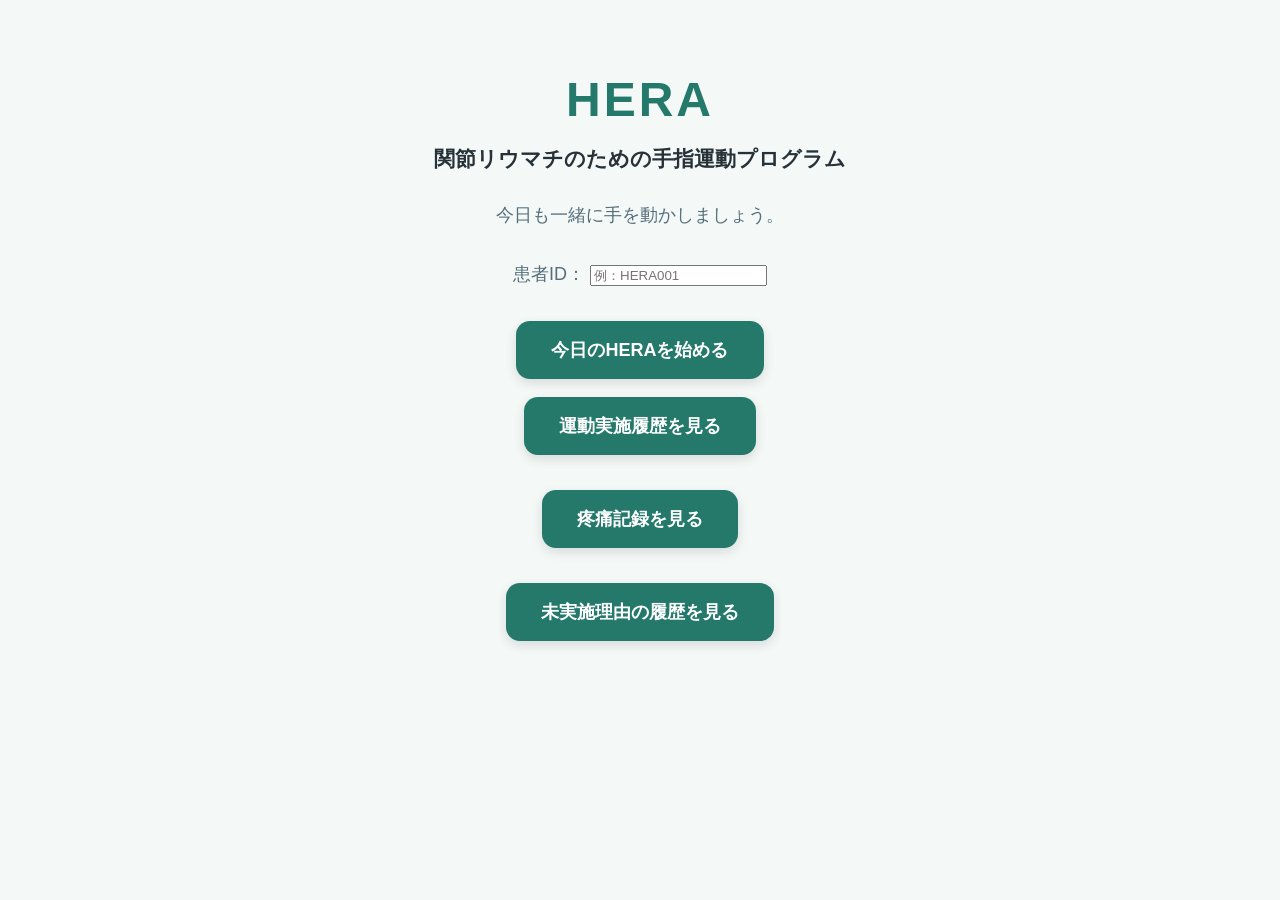
<file: index.html>
<!DOCTYPE html>
<html lang="ja">
<head>
  <meta charset="UTF-8">
  <meta name="viewport" content="width=device-width, initial-scale=1.0">
  <title>HERA</title>
  <link rel="stylesheet" href="style.css">
</head>

<body>

  <h1>HERA</h1>

  <h2>関節リウマチのための手指運動プログラム</h2>

  <p>今日も一緒に手を動かしましょう。</p>

<p>
  <label for="patientId">患者ID：</label>
 
<input type="text" id="patientId" placeholder="例：HERA001" readonly>

</p>

  
<button onclick="if (savePatientId()) location.href='exercise_10.html'">今日のHERAを始める</button>

<p>
  <button onclick="location.href='history.html'">運動実施履歴を見る</button>
</p>
<p>
  <button onclick="location.href='pain_history.html'">疼痛記録を見る</button>
</p><p><button onclick="location.href='absence_history.html'">未実施理由の履歴を見る</button></p>

<section id="absenceReasonSection"
         style="display: none; margin: 24px auto; padding: 20px;
                max-width: 480px; background: #f3f7f2;
                border-radius: 12px;">

  <h3>運動の記録について</h3>

  <p id="absenceMessage"></p>

  <p>運動の記録がなかった理由を教えてください。</p>

  <p>当てはまる項目を選択してください（複数選択可）。</p>

  <p><label><input type="checkbox" name="absenceReason" value="疼痛"> 手指の痛みがあった</label></p>
  <p><label><input type="checkbox" name="absenceReason" value="疲労"> 疲労が強かった</label></p>
  <p><label><input type="checkbox" name="absenceReason" value="体調不良"> 体調が悪かった</label></p>
  <p><label><input type="checkbox" name="absenceReason" value="時間不足"> 時間がなかった</label></p>
  <p><label><input type="checkbox" name="absenceReason" value="失念"> 運動を忘れていた</label></p>
  <p><label><input type="checkbox" name="absenceReason" value="記録忘れ"> 運動したが記録しなかった</label></p>
  <p><label><input type="checkbox" name="absenceReason" value="その他"> その他</label></p>

  <button type="button" id="saveAbsenceReasonButton">回答する</button>
  <button type="button" id="skipAbsenceReasonButton">今回は回答しない</button>

</section>
<script>

const patientIdInput = document.getElementById("patientId");
const savedPatientId = localStorage.getItem("hera_patient_id_v1");

if (savedPatientId) {
  patientIdInput.value = savedPatientId;
  patientIdInput.readOnly = false;
} else {
  patientIdInput.readOnly = false;
}


  function savePatientId() {
    const patientId = document.getElementById("patientId").value.trim();

    if (patientId === "") {
      alert("患者IDを入力してください。");
      return false;
    }
if (!/^DEMO[0-9]+$/.test(patientId)) {
  alert("デモ版です。DEMO001などのテスト用IDを入力してください。");
  return false;
}
    localStorage.setItem("hera_patient_id_v1", patientId);
    return true;
  }
  patientIdInput.addEventListener("change", () => {
  const oldId = localStorage.getItem("hera_patient_id_v1") || "";
  const newId = patientIdInput.value.trim();

  if (newId === oldId) {
    return;
  }

  const confirmed = confirm(
    `患者IDを「${newId}」に変更しますか？`
  );

  if (confirmed) {
    if (!savePatientId()) {
      patientIdInput.value = oldId;
    }
  } else {
    patientIdInput.value = oldId;
  }
});
function checkAbsenceReason() {
  const patientId = localStorage.getItem("hera_patient_id_v1");
  const section = document.getElementById("absenceReasonSection");
  const message = document.getElementById("absenceMessage");

  section.style.display = "none";

  if (!patientId) return;

  let records = [];

  try {
    records = JSON.parse(
      localStorage.getItem("hera_exercise_records_v1") || "[]"
    );
    if (!Array.isArray(records)) records = [];
  } catch (error) {
    return;
  }

  const patientRecords = records.filter(record =>
    record &&
    record.patientId === patientId &&
    typeof record.date === "string" &&
    /^\d{4}-\d{2}-\d{2}$/.test(record.date) &&
    Array.isArray(record.completed)
  );

  // 日付ごとに実施した種目をまとめる
  const exercisesByDate = {};

  patientRecords.forEach(record => {
    if (!exercisesByDate[record.date]) {
      exercisesByDate[record.date] = new Set();
    }

    record.completed.forEach(index => {
      if (Number.isInteger(index) && index >= 0 && index < 10) {
        exercisesByDate[record.date].add(index);
      }
    });
  });

  // 初回10種目完了日を探す
  const completedDates = Object.keys(exercisesByDate)
    .filter(date => exercisesByDate[date].size === 10)
    .sort();

  if (completedDates.length === 0) return;

  const startDate = completedDates[0];

  const toDayNumber = dateString => {
    const [year, month, day] = dateString.split("-").map(Number);
    return Math.floor(Date.UTC(year, month - 1, day) / 86400000);
  };

  const startDay = toDayNumber(startDate);

  const today = new Date();
  const todayDay = Math.floor(
    Date.UTC(
      today.getFullYear(),
      today.getMonth(),
      today.getDate()
    ) / 86400000
  );

  // 評価期間は開始日から28日間
  const elapsedDays = todayDay - startDay;

  if (elapsedDays < 2 || elapsedDays >= 28) return;

  // 昨日から遡って連続未記録日数を数える
  let absentDays = 0;

  for (let day = todayDay - 1; day > startDay; day--) {
    const date = new Date(day * 86400000);
    const dateKey = date.toISOString().slice(0, 10);

    if (
      exercisesByDate[dateKey] &&
      exercisesByDate[dateKey].size > 0
    ) {
      break;
    }

    absentDays++;
  }
// 同じ未記録期間に回答済みか確認する
const absenceReasonKey = "hera_absence_reasons_v1";

let savedReasons = [];

try {
  savedReasons = JSON.parse(
    localStorage.getItem(absenceReasonKey) || "[]"
  );

  if (!Array.isArray(savedReasons)) {
    savedReasons = [];
  }
} catch (error) {
  savedReasons = [];
}

// 未記録期間の終了日は昨日
const yesterday = new Date((todayDay - 1) * 86400000)
  .toISOString()
  .slice(0, 10);

// 現在の未記録期間について回答済みか確認
const currentAbsenceStartDate = new Date(
  (todayDay - absentDays) * 86400000
).toISOString().slice(0, 10);

const alreadyAnswered = savedReasons.some(record =>
  record &&
  record.patientId === patientId &&
  record.absenceStartDate === currentAbsenceStartDate
);

if (alreadyAnswered) {
  return;
}
 if (absentDays >= 2) {

  // 未記録期間の開始日と終了日を計算
  const absenceStartDay = todayDay - absentDays;
  const absenceEndDay = todayDay - 1;

  const toDateString = dayNumber => {
    return new Date(dayNumber * 86400000)
      .toISOString()
      .slice(0, 10);
  };

  const absenceStartDate = toDateString(absenceStartDay);
  const absenceEndDate = toDateString(absenceEndDay);

  // 保存処理で利用できるようにする
  section.dataset.absenceStartDate = absenceStartDate;
  section.dataset.absenceEndDate = absenceEndDate;
  section.dataset.absentDays = String(absentDays);

  message.textContent =
    `${absenceStartDate}〜${absenceEndDate}の` +
    `${absentDays}日間、運動の記録がありませんでした。`;

  section.style.display = "block";
}
}
const ABSENCE_REASON_KEY = "hera_absence_reasons_v1";

document.getElementById("saveAbsenceReasonButton")
  .addEventListener("click", () => {

    const patientId = localStorage.getItem("hera_patient_id_v1");

    const selectedReasons = [
      ...document.querySelectorAll(
        'input[name="absenceReason"]:checked'
      )
    ].map(input => input.value);

    if (!patientId) {
      alert("患者IDが設定されていません。");
      return;
    }

    if (selectedReasons.length === 0) {
      alert("理由を1つ以上選択してください。");
      return;
    }

    let records = [];

    try {
      records = JSON.parse(
        localStorage.getItem(ABSENCE_REASON_KEY) || "[]"
      );

      if (!Array.isArray(records)) records = [];
    } catch (error) {
      alert("保存済みの理由を読み込めませんでした。");
      return;
    }

    const now = new Date();

    const answerDate =
      `${now.getFullYear()}-` +
      `${String(now.getMonth() + 1).padStart(2, "0")}-` +
      `${String(now.getDate()).padStart(2, "0")}`;

    const section = document.getElementById("absenceReasonSection");

const absenceStartDate = section.dataset.absenceStartDate;
const absenceEndDate = section.dataset.absenceEndDate;
const absentDays = Number(section.dataset.absentDays);

// 未記録期間が取得できているか確認
if (
  !absenceStartDate ||
  !absenceEndDate ||
  !Number.isInteger(absentDays) ||
  absentDays < 2
) {
  alert("未記録期間を確認できませんでした。");
  return;
}

records.push({
  patientId: patientId,
  absenceStartDate: absenceStartDate,
  absenceEndDate: absenceEndDate,
  absentDays: absentDays,
  answerDate: answerDate,
  reasons: selectedReasons
});

    try {
      localStorage.setItem(
        ABSENCE_REASON_KEY,
        JSON.stringify(records)
      );
    } catch (error) {
      alert("回答を保存できませんでした。");
      return;
    }

    alert("回答を保存しました。");

    document.getElementById(
      "absenceReasonSection"
    ).style.display = "none";
  });
  // 「今回は回答しない」ボタン
document.getElementById("skipAbsenceReasonButton")
  .addEventListener("click", () => {

    const patientId = localStorage.getItem("hera_patient_id_v1");
    const section = document.getElementById("absenceReasonSection");

    const absenceStartDate = section.dataset.absenceStartDate;
    const absenceEndDate = section.dataset.absenceEndDate;
    const absentDays = Number(section.dataset.absentDays);

    if (!patientId || !absenceStartDate || !absenceEndDate ||
        !Number.isInteger(absentDays) || absentDays < 2) {
      alert("未記録期間を確認できませんでした。");
      return;
    }

    const key = "hera_absence_reasons_v1";

    let records = [];

    try {
      records = JSON.parse(localStorage.getItem(key) || "[]");

      if (!Array.isArray(records)) {
        throw new Error("保存形式が不正です");
      }
    } catch (error) {
      alert("保存済みのデータを読み込めませんでした。");
      return;
    }

    const now = new Date();

    const answerDate =
      `${now.getFullYear()}-` +
      `${String(now.getMonth() + 1).padStart(2, "0")}-` +
      `${String(now.getDate()).padStart(2, "0")}`;

    records.push({
      patientId: patientId,
      absenceStartDate: absenceStartDate,
      absenceEndDate: absenceEndDate,
      absentDays: absentDays,
      answerDate: answerDate,
      reasons: [],
      skipped: true
    });

    try {
      localStorage.setItem(key, JSON.stringify(records));
    } catch (error) {
      alert("回答の見送りを保存できませんでした。");
      return;
    }

    section.style.display = "none";

  });
checkAbsenceReason();

</script>

</body>
</html>
</file>
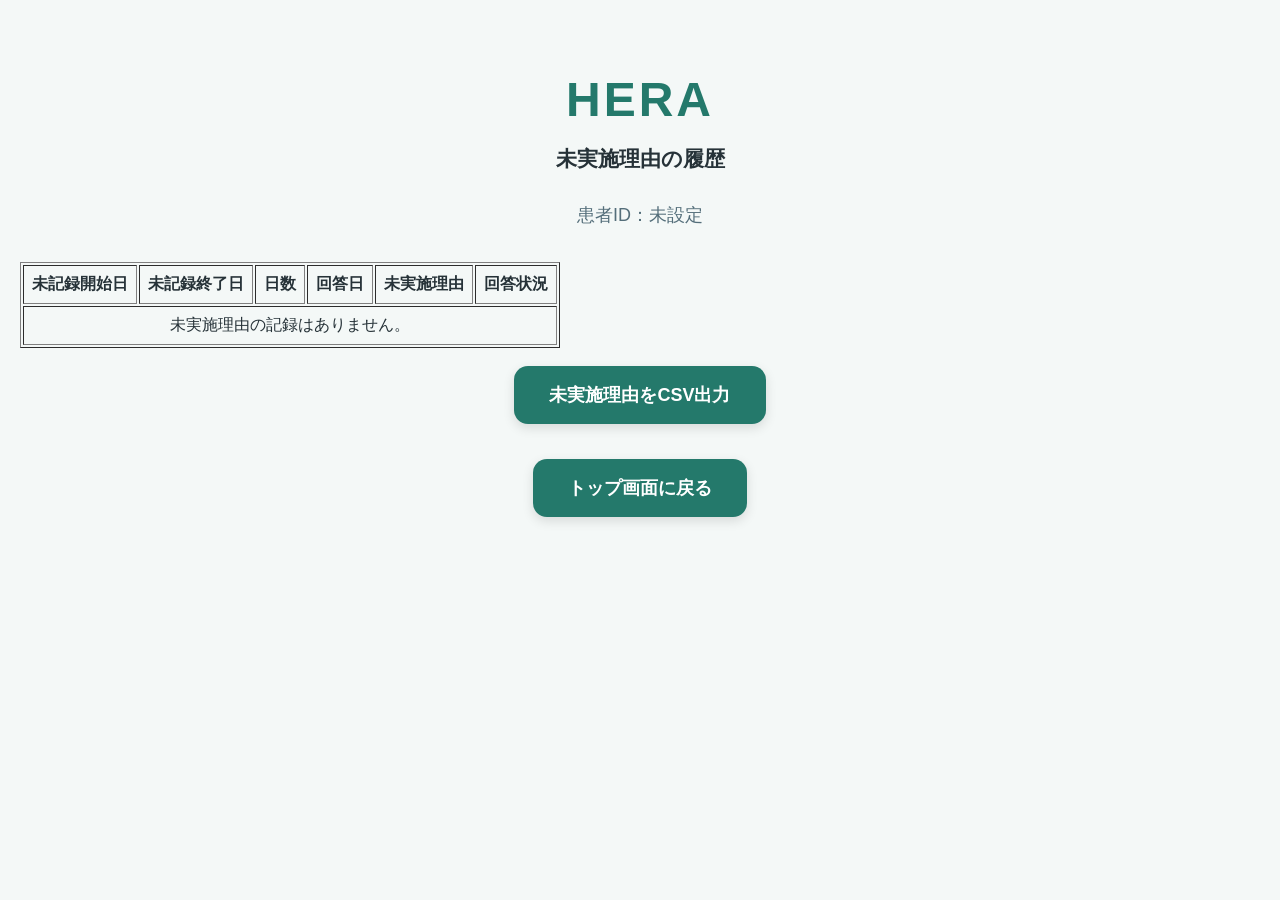
<file: absence_history.html>
<!DOCTYPE html>
<html lang="ja">
<head>
  <meta charset="UTF-8">
  <meta name="viewport" content="width=device-width, initial-scale=1.0">
  <title>HERA 未実施理由の履歴</title>
  <link rel="stylesheet" href="style.css">
</head>
<body>

  <h1>HERA</h1>
  <h2>未実施理由の履歴</h2>

  <p id="patientInfo"></p>

  <table border="1" cellpadding="8">
    <thead>
      <tr>
        <th>未記録開始日</th>
        <th>未記録終了日</th>
        <th>日数</th>
        <th>回答日</th>
        <th>未実施理由</th>
        <th>回答状況</th>
      </tr>
    </thead>
    <tbody id="absenceHistoryBody"></tbody>
  </table>
<p><button type="button" id="exportAbsenceCsvButton">未実施理由をCSV出力</button></p>
  <p><button onclick="location.href='index.html'">トップ画面に戻る</button></p>

  <script>
    const patientId = localStorage.getItem("hera_patient_id_v1");

    document.getElementById("patientInfo").textContent =
      "患者ID：" + (patientId || "未設定");

    let records = [];

    try {
      records = JSON.parse(
        localStorage.getItem("hera_absence_reasons_v1") || "[]"
      );

      if (!Array.isArray(records)) records = [];
    } catch (error) {
      records = [];
    }

    const patientRecords = records.filter(record =>
      record && record.patientId === patientId
    );
// 未実施理由のCSV出力
document.getElementById("exportAbsenceCsvButton")
  .addEventListener("click", () => {

    if (!patientId) {
      alert("患者IDが設定されていません。");
      return;
    }

    if (patientRecords.length === 0) {
      alert("出力する未実施理由の記録がありません。");
      return;
    }

    const headers = [
      "患者ID",
      "未記録開始日",
      "未記録終了日",
      "未記録日数",
      "回答日",
      "未実施理由",
      "回答状況"
    ];

    // CSV内のカンマや改行に対応
    const csvEscape = value => {
      const text = String(value ?? "");
      return '"' + text.replace(/"/g, '""') + '"';
    };

    const rows = patientRecords.map(record => [
      record.patientId,
      record.absenceStartDate || "",
      record.absenceEndDate || "",
      record.absentDays ?? "",
      record.answerDate || "",
      Array.isArray(record.reasons)
        ? record.reasons.join("、")
        : "",
      record.skipped === true ? "回答見送り" : "回答済み"
    ]);

    const csv = [headers, ...rows]
      .map(row => row.map(csvEscape).join(","))
      .join("\r\n");

    // Excelで日本語が文字化けしにくいUTF-8形式
    const blob = new Blob(
      ["\uFEFF" + csv],
      { type: "text/csv;charset=utf-8;" }
    );

    const url = URL.createObjectURL(blob);
    const link = document.createElement("a");

    link.href = url;
    link.download = `HERA_未実施理由_${patientId}.csv`;

    document.body.appendChild(link);
    link.click();
    link.remove();

    setTimeout(() => URL.revokeObjectURL(url), 1000);
  });
    const tbody = document.getElementById("absenceHistoryBody");

    if (patientRecords.length === 0) {
      const row = tbody.insertRow();
      const cell = row.insertCell();
      cell.colSpan = 6;
      cell.textContent = "未実施理由の記録はありません。";
    } else {
      patientRecords.forEach(record => {
        const row = tbody.insertRow();

        const values = [
          record.absenceStartDate || "—",
          record.absenceEndDate || "—",
          record.absentDays ?? "—",
          record.answerDate || "—",
          Array.isArray(record.reasons)
            ? record.reasons.join("、") || "—"
            : "—",
          record.skipped === true ? "回答見送り" : "回答済み"
        ];

        values.forEach(value => {
          const cell = row.insertCell();
          cell.textContent = String(value);
        });
      });
    }
  </script>

</body>
</html>
</file>
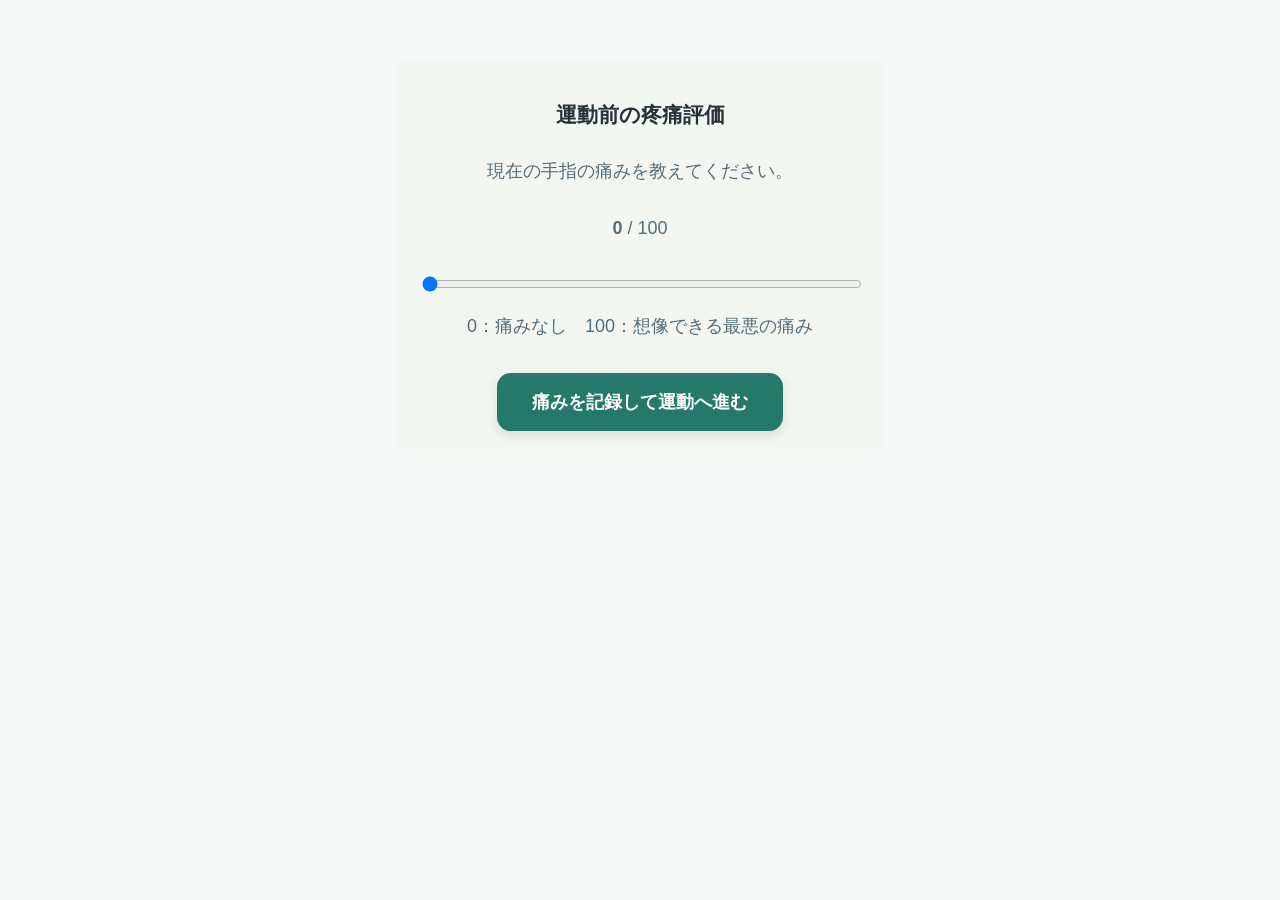
<file: exercise_10.html>
<!DOCTYPE html>
<html lang="ja">
<head>
  <meta charset="UTF-8">
  <meta name="viewport" content="width=device-width, initial-scale=1.0">
  <title>今日のHERA | 10種目</title>
  <link rel="stylesheet" href="style.css">
  <style>
    .hera-wrap {max-width: 520px; margin: 20px auto; padding: 0 16px 36px; text-align: center;}
    .hera-progress {font-weight: bold; color: #477b30;}
    .hera-video {width: 100%; max-width: 420px; border-radius: 12px; background: #f3f5f1;}
    .hera-placeholder {max-width: 420px; margin: 14px auto; padding: 65px 12px; border-radius: 12px; background: #f3f5f1; color: #566452;}
    .hera-description {
  line-height: 1.8;
  white-space: pre-line;
  text-align: left;
}
    .hera-controls {margin-top: 18px;}
    .hera-controls button {margin: 6px; padding: 12px 22px; cursor: pointer;}
    .hera-note {font-size: .9rem; color: #555;}

#completeMessage {
  text-align: left;
  line-height: 1.8;
}

.hera-hidden {display: none !important;}
  </style>
</head>
<body>
  <main class="hera-wrap">

    <div id="prePainScreen" style="background: #f3f7f2; padding: 24px; border-radius: 12px; margin-bottom: 20px;">
      <h2>運動前の疼痛評価</h2>
      <p>現在の手指の痛みを教えてください。</p>

      <p><strong id="prePainValue">0</strong> / 100</p>

      <input
        type="range"
        id="prePainSlider"
        min="0"
        max="100"
        value="0"
        style="width: 100%;"
      >

      <p>0：痛みなし　100：想像できる最悪の痛み</p>

      <button id="prePainButton" type="button">
        痛みを記録して運動へ進む
      </button>
    </div>

    
    <div id="exerciseScreen" class="hera-hidden">
      <p id="progress" class="hera-progress">今日のHERA 1 / 10</p>

    <div id="exerciseHeader">
  <h2 id="category">可動域訓練 1 / 5</h2>
  <h1 id="exerciseName">拳曲げ運動</h1>
</div>

    <video id="exerciseVideo" class="hera-video hera-hidden" playsinline loop preload="auto"></video>
    <div id="videoPlaceholder" class="hera-placeholder">動画準備中</div>

    <div id="exerciseDetails">
  <p id="description" class="hera-description"></p>
  <h2 id="repetitions">10回</h2>
  <p class="hera-note">痛みのない範囲で、無理せず実施してください。</p>
</div>

    <div id="exerciseControls" class="hera-controls">
      <button id="startButton" type="button">運動を開始</button>
      <div id="completeArea" class="hera-hidden">
        <p>運動が終わったら、下のボタンを押してください。</p>
       <button id="completeButton" type="button">この運動を終了しました</button>
      </div>
      <div id="nextArea" class="hera-hidden">
        <h2>お疲れさまでした！</h2>
        <p id="completeMessage"></p>
        <button id="nextButton" type="button">次の運動へ →</button>
      </div>
    </div>

<div id="postPainScreen" class="hera-hidden" style="background: #f3f7f2; padding: 24px; border-radius: 12px; margin-bottom: 20px;">
  <h2>運動後の疼痛評価</h2>
  <p>運動終了後の手指の痛みを教えてください。</p>

  <p><strong id="postPainValue">0</strong> / 100</p>

  <input
    type="range"
    id="postPainSlider"
    min="0"
    max="100"
    value="0"
    style="width: 100%;"
  >

  <p>0：痛みなし　100：想像できる最悪の痛み</p>

  <button id="postPainButton" type="button">
    痛みを記録して結果へ進む
  </button>
</div>

    <div id="allDone" class="hera-hidden">
      <h1>本日のHERA完了！</h1>
      <p>10種目すべて終了しました。お疲れさまでした！</p>

<div id="painComparison" style="background: #f3f7f2; padding: 20px; border-radius: 12px; margin: 20px 0;">
  <h2>運動前後の疼痛評価</h2>
  <p>運動前：<strong id="resultPrePain">--</strong> / 100</p>
  <p>運動後：<strong id="resultPostPain">--</strong> / 100</p>
  <p>疼痛スコアの変化：<strong id="resultPainChange">--</strong> ポイント</p>
</div>

      <button id="restartButton" type="button">最初からやり直す</button>
    <p><a href="history.html">運動実施履歴を見る</a></p>
<p><a href="pain_history.html">疼痛記録を見る</a></p>

<p><a href="index.html">トップ画面に戻る</a></p>
    </div>
  </div>
</main>

  <script>
    // 動画を追加するときは、同じフォルダにmp4を置き、video欄にファイル名を指定します。
    // 説明文は仮案です。研究プロトコルの正式な指示に合わせて確認・修正してください。
    
const exercises = [
  {
    name: "拳曲げ運動",
    group: "可動域訓練",
    video: "exercise01.mp4",
    repetitions: "各動作5秒保持 × 10回",
    description: "① 第1・2関節を曲げ、拳の関節を伸ばします。\n② 次に拳の関節を曲げ、第1・2関節を前方に伸ばします。"
  },
  {
    name: "指曲げ運動",
    group: "可動域訓練",
    video: "exercise02.mp4",
    repetitions: "指定動作5秒保持 × 10回",
    description: "① 拳の関節を伸ばした状態で、第1・2関節を曲げます。\n② 開始姿勢に戻します。\n③ 拳の関節と第2関節を曲げ、第1関節を伸ばします。\n④ 開始姿勢に戻します。\n⑤ 拳の関節と第1・2関節を曲げ、握り拳を作ります。\n①③⑤の姿勢をそれぞれ5秒間保持します。"
  },
  {
    name: "指歩き運動",
    group: "可動域訓練",
    video: "指歩き運動_圧縮.mp4",
    repetitions: "各指10回",
    description: "指を閉じてテーブルに置きます。\n親指、人差し指、中指、薬指、小指の順に、指を伸ばしながら内側に動かします。\nすべての指を動かしたら開始姿勢に戻します。"
  },
  {
    name: "手首回し運動",
    group: "可動域訓練",
    video: "手首回し運動_圧縮.mp4",
    repetitions: "10回",
    description: "手首を時計回りと反時計回りに動かします。"
  },
  {
    name: "指開き運動",
    group: "可動域訓練",
    video: "指開き運動_圧縮.mp4",
    repetitions: "5秒保持 × 10回",
    description: "指を閉じた状態から、すべての指を外側に大きく開きます。\n開いた状態を5秒間保持します。"
  },
  {
    name: "タオル握り運動",
    group: "筋力強化訓練",
    video: "タオル握り運動_圧縮.mp4",
    repetitions: "3秒保持 × 10回",
    description: "タオルを筒状に丸め、両手で握ります。\n7割程度の力で握り、3秒間保持します。"
  },
  {
    name: "タオル摘み運動",
    group: "筋力強化訓練",
    video: "タオル摘み運動_圧縮.mp4",
    repetitions: "各指10回",
    description: "タオルを筒状に丸めます。\n人差し指、中指、薬指、小指の順にタオルを摘みます。\n7割程度の力で実施します。"
  },
  {
    name: "タオル捻り運動",
    group: "筋力強化訓練",
    video: "タオル絞り運動_圧縮.mp4",
    repetitions: "3秒保持 × 10回",
    description: "タオルを筒状に丸め、両手で順手に持ちます。\n① 右手首を曲げ、左手首を反らして捻ります。\n② 反対方向にも捻ります。\n7割程度の力で実施します。"
  },
  {
    name: "タオル手関節屈伸運動",
    group: "筋力強化訓練",
    video: "手首屈伸運動_圧縮.mp4",
    repetitions: "各方向3秒保持 × 10回",
    description: "タオルを縦長に畳んで半分に折ります。\n① 手首を曲げる運動：タオルを内側から持ち、手首を曲げます。\n② 手首を反らす運動：タオルを外側から持ち、手首を反らします。\n反対の手でタオルの下側を持ち、7割程度の力で左右とも実施します。"
  },
  {
    name: "タオル指挟み運動",
    group: "筋力強化訓練",
   video: "タオル挟み運動_圧縮.mp4",
    repetitions: "各指間10回",
    description: "タオルを4つ折りにします。\n① 人差し指と中指\n② 中指と薬指\n③ 薬指と小指\nそれぞれの指の間にタオルを挟み、7割程度の力で実施します。"
  }
];

    let currentIndex = 0;

const RECORD_KEY = "hera_exercise_records_v1";

function saveExerciseRecord(exerciseIndex) {
const patientId = localStorage.getItem("hera_patient_id_v1");
  const today = new Date();
  const date = [
    today.getFullYear(),
    String(today.getMonth() + 1).padStart(2, "0"),
    String(today.getDate()).padStart(2, "0")
  ].join("-");

  let records = [];

  try {
    records = JSON.parse(localStorage.getItem(RECORD_KEY) || "[]");
    if (!Array.isArray(records)) records = [];
  } catch (error) {
    records = [];
  }

  
let record = records.find(item => item.date === date && item.patientId === patientId);


  if (!record) {
    
record = { patientId, date, completed: [] };
    records.push(record);
  }

  if (!record.completed.includes(exerciseIndex)) {
    record.completed.push(exerciseIndex);
    record.completed.sort((a, b) => a - b);
  }

  try {
    localStorage.setItem(RECORD_KEY, JSON.stringify(records));
  } catch (error) {
    alert("運動記録を保存できませんでした。");
  }
}
    const $ = id => document.getElementById(id);
    const show = (id, visible) => $(id).classList.toggle("hera-hidden", !visible);

    function renderExercise() {
      
const ex = exercises[currentIndex];

const video = $("exerciseVideo");
video.pause();
      $("progress").textContent = `今日のHERA ${currentIndex + 1} / ${exercises.length}`;
      $("category").textContent = `${ex.group} ${currentIndex < 5 ? currentIndex + 1 : currentIndex - 4} / 5`;
      $("exerciseName").textContent = ex.name;
      $("description").textContent = ex.description;
      $("repetitions").textContent = ex.repetitions;
      if (ex.video) {
        video.src = ex.video;
        video.load();
        show("exerciseVideo", true);
        show("videoPlaceholder", false);
      } else {
        show("exerciseVideo", false);
        show("videoPlaceholder", true);
      }
      show("startButton", true);
      show("completeArea", false);
      show("nextArea", false);
      show("exerciseControls", true);
      show("allDone", false);
      show("exerciseHeader", true);
show("exerciseDetails", true);
    }

    $("startButton").addEventListener("click", () => {
      const video = $("exerciseVideo");
      
if (exercises[currentIndex].video) {
  video.play().catch((error) => {
    console.error("動画再生エラー:", error);
    $("videoPlaceholder").textContent =
      "動画を再生できません。ファイル名と形式をご確認ください。";
    show("videoPlaceholder", true);
  });
}
      show("startButton", false);
      show("completeArea", true);
    });

    $("completeButton").addEventListener("click", () => {
      saveExerciseRecord(currentIndex);
            const video = $("exerciseVideo");
      video.pause();
      if (video.readyState > 0) video.currentTime = 0;
      $("completeMessage").textContent = `${exercises[currentIndex].name}が終了しました。` + (currentIndex === 4 ? " 可動域訓練は完了です。次は筋力強化訓練です。" : "");
      $("nextButton").textContent = currentIndex === 9 ? "本日の結果へ →" : "次の運動へ →";
      show("completeArea", false);
      show("nextArea", true);
    });

    $("nextButton").addEventListener("click", () => {
      if (currentIndex === exercises.length - 1) {
       show("exerciseControls", false);
show("exerciseHeader", false);
show("exerciseDetails", false);
show("exerciseVideo", false);
show("videoPlaceholder", false);

show("postPainScreen", true);
show("allDone", false);

        $("progress").textContent = "今日のHERA 10 / 10 完了";
      } else {
        currentIndex++;
        renderExercise();
      }
    });

    $("restartButton").addEventListener("click", () => {
      currentIndex = 0;
      renderExercise();
    });

 
    const prePainSlider = document.getElementById("prePainSlider");

const prePainButton = document.getElementById("prePainButton");

prePainButton.addEventListener("click", () => {
  const painScore = Number(prePainSlider.value);

  const today = new Date();
  const date = [
    today.getFullYear(),
    String(today.getMonth() + 1).padStart(2, "0"),
    String(today.getDate()).padStart(2, "0")
  ].join("-");

  
const painRecord = {
  patientId: localStorage.getItem("hera_patient_id_v1"),
  date: date,
  prePain: painScore,
  recordedAt: today.toISOString()
};

  try {
    localStorage.setItem(
      "hera_pre_pain_v1",
      JSON.stringify(painRecord)
    );

const PAIN_HISTORY_KEY = "hera_pain_history_v1";

const painHistory = JSON.parse(
  localStorage.getItem(PAIN_HISTORY_KEY) || "[]"
);


const existingRecord = painHistory.find(
  item => item.date === date &&
          item.patientId === painRecord.patientId
);

if (existingRecord) {
  existingRecord.prePain = painScore;
} else {
  
painHistory.push({
  patientId: painRecord.patientId,
  date: date,
  prePain: painScore,
  postPain: null
});
}

localStorage.setItem(
  PAIN_HISTORY_KEY,
  JSON.stringify(painHistory)
);

    alert("運動前の疼痛を記録しました。");

show("prePainScreen", false);
show("exerciseScreen", true);
  } catch (error) {
    alert("疼痛記録を保存できませんでした。");
  }
});

    const prePainValue = document.getElementById("prePainValue");

    prePainSlider.addEventListener("input", () => {
      prePainValue.textContent = prePainSlider.value;
    });

document.getElementById("postPainButton").addEventListener("click", () => {
  const painScore = Number(document.getElementById("postPainSlider").value);

  const today = new Date();
  const date = [
    today.getFullYear(),
    String(today.getMonth() + 1).padStart(2, "0"),
    String(today.getDate()).padStart(2, "0")
  ].join("-");

  const painRecord = {
    date: date,
    postPain: painScore,
    recordedAt: today.toISOString()
  };

  try {
    localStorage.setItem("hera_post_pain_v1", JSON.stringify(painRecord));

const PAIN_HISTORY_KEY = "hera_pain_history_v1";

const painHistory = JSON.parse(
  localStorage.getItem(PAIN_HISTORY_KEY) || "[]"
);

const patientId = localStorage.getItem("hera_patient_id_v1");

const existingRecord = painHistory.find(
  item => item.date === date &&
          item.patientId === patientId
);

if (existingRecord) {
  existingRecord.postPain = painScore;
} else {
  
painHistory.push({
  patientId: patientId,
  date: date,
  prePain: null,
  postPain: painScore
});
}

localStorage.setItem(
  PAIN_HISTORY_KEY,
  JSON.stringify(painHistory)
);

    alert("運動後の疼痛を記録しました。");

show("postPainScreen", false);
showPainComparison();
show("allDone", true);

  } catch (error) {
    alert("運動後の疼痛記録を保存できませんでした。");
  }
});

function showPainComparison() {
  const pre = JSON.parse(localStorage.getItem("hera_pre_pain_v1") || "null");
  const post = JSON.parse(localStorage.getItem("hera_post_pain_v1") || "null");

  if (!pre || !post || pre.date !== post.date) {
    $("resultPrePain").textContent = "--";
    $("resultPostPain").textContent = "--";
    $("resultPainChange").textContent = "--";
    return;
  }

  $("resultPrePain").textContent = pre.prePain;
  $("resultPostPain").textContent = post.postPain;

  const change = post.postPain - pre.prePain;
  $("resultPainChange").textContent = change > 0 ? `+${change}` : change;
}

const postPainSlider = document.getElementById("postPainSlider");
const postPainValue = document.getElementById("postPainValue");

postPainSlider.addEventListener("input", () => {
  postPainValue.textContent = postPainSlider.value;
});

    renderExercise();
  </script>
</body>
</html>
</file>
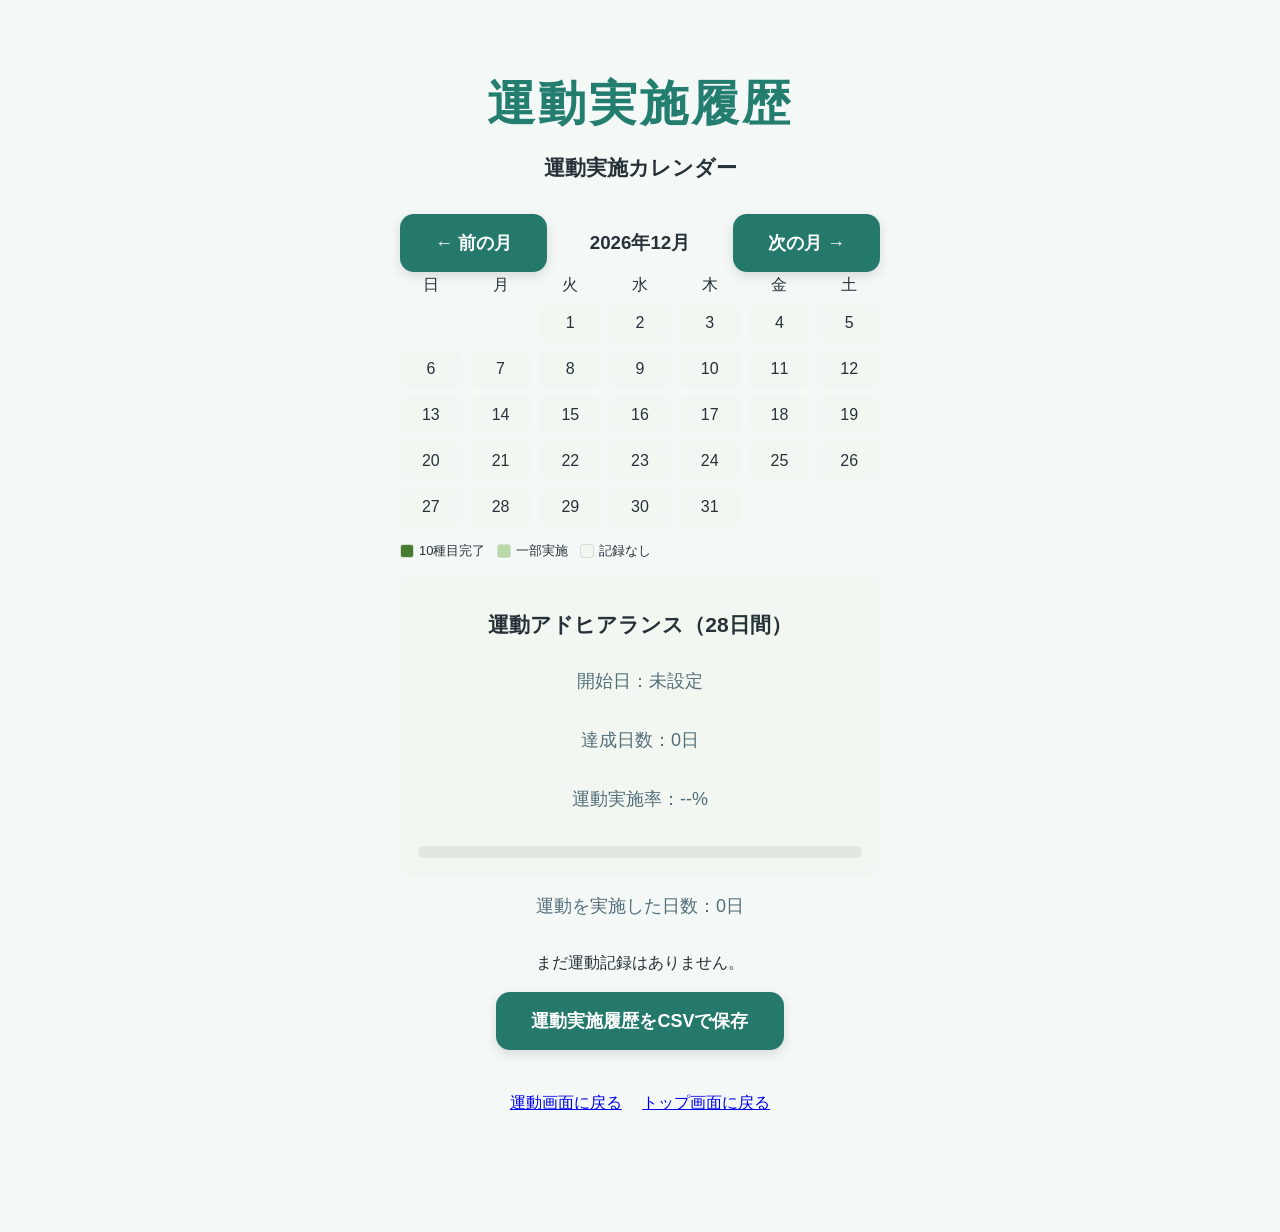
<file: history.html>
<!DOCTYPE html>
<html lang="ja">
<head>
  <meta charset="UTF-8">
  <meta name="viewport" content="width=device-width, initial-scale=1.0">
  <title>運動実施履歴 | HERA</title>
  <link rel="stylesheet" href="style.css">
  <style>
    .history-wrap {
      max-width: 520px;
      margin: 30px auto;
      padding: 0 20px 40px;
    }
    h1 { text-align: center; color: #247e70; }
    .history-card {
      background: #f3f7f2;
      border-radius: 12px;
      padding: 18px;
      margin: 16px 0;
    }
    .history-bar {
      height: 12px;
      background: #e1e7df;
      border-radius: 8px;
      overflow: hidden;
      margin-top: 10px;
    }
    .history-fill {
      height: 100%;
      background: #477b30;
    }
    .history-links {
      text-align: center;
      margin-top: 30px;
    }
    .history-links a {
      display: inline-block;
      margin: 8px;
    }
  </style>
</head>
<body>
  <main class="history-wrap">
    <h1>運動実施履歴</h1>

<section id="calendarSection">
  <h2>運動実施カレンダー</h2>
  <div id="calendar"></div>

<div id="dayDetails" style="display: none; background: #f3f7f2; padding: 18px; border-radius: 12px; margin-top: 20px;"></div>

</section>
<section class="history-card" id="adherenceSection">
  <h2>運動アドヒアランス（28日間）</h2>
  <p id="adherenceStartDate">開始日：未設定</p>
  <p id="adherenceDays">達成日数：0日</p>
  <p id="adherenceRate">運動実施率：--%</p>

  <div class="history-bar">
    <div class="history-fill" id="adherenceBar"
         style="width: 0%;"></div>
  </div>
</section>
    <p id="historySummary"></p>
    <div id="historyList"></div>

<p><button id="downloadHistoryCsvButton" type="button">運動実施履歴をCSVで保存</button></p>

    <div class="history-links">
      <a href="exercise_10.html">運動画面に戻る</a>
      <a href="index.html">トップ画面に戻る</a>
    </div>
  </main>

  <script>
    const RECORD_KEY = "hera_exercise_records_v1";

const exerciseNames = [
  "拳曲げ",
  "指曲げ",
  "指歩き",
  "手首回し",
  "指開き",
  "タオル握り",
  "タオル摘み",
  "タオル捻り",
  "タオル手関節屈伸",
  "タオル指挟み"
];

const downloadHistoryCsvButton = document.getElementById("downloadHistoryCsvButton");

downloadHistoryCsvButton.addEventListener("click", () => {
  let records = [];

  try {
    records = JSON.parse(
      localStorage.getItem(RECORD_KEY) || "[]"
    );

    if (!Array.isArray(records)) {
      records = [];
    }
  } catch (error) {
    alert("運動実施履歴を読み込めませんでした。");
    return;
  }


const patientId = localStorage.getItem("hera_patient_id_v1");

const validRecords = records.filter(record =>
  record &&
  record.patientId === patientId &&
  typeof record.date === "string" &&
  Array.isArray(record.completed)
);


if (validRecords.length === 0) {
  alert("保存する運動実施履歴がありません。");
  return;
}


const rows = [
  ["患者ID", "実施日", ...exerciseNames, "完了種目数", "完了種目名"],
  ...validRecords.map(record => [
    record.patientId,
    record.date,
    ...exerciseNames.map((_, i) =>
      record.completed.some(n => Number(n) === i) ? 1 : 0
    ),
    record.completed.length,
    record.completed.map(n => exerciseNames[Number(n)] ?? String(n)).join("・")
  ])
];

const csv = rows.map(row => row.join(",")).join("\r\n");

const blob = new Blob(["\uFEFF" + csv], {
  type: "text/csv;charset=utf-8;"
});

const url = URL.createObjectURL(blob);
const link = document.createElement("a");

link.href = url;
link.download = "HERA_運動実施履歴.csv";

document.body.appendChild(link);
link.click();
document.body.removeChild(link);

setTimeout(() => URL.revokeObjectURL(url), 1000);

});

    function renderHistory() {
      const summary = document.getElementById("historySummary");
      const list = document.getElementById("historyList");

      let records = [];

      try {
        records = JSON.parse(
          localStorage.getItem(RECORD_KEY) || "[]"
        );
        if (!Array.isArray(records)) records = [];
      } catch (error) {
        records = [];
      }

      
const patientId = localStorage.getItem("hera_patient_id_v1");

const validRecords = records.filter(
  record => record &&
    record.patientId === patientId &&
    typeof record.date === "string" &&
    Array.isArray(record.completed)
);

      validRecords.sort((a, b) =>
        b.date.localeCompare(a.date)
      );

const uniqueDates = new Set(validRecords.map(record => record.date));

summary.textContent =
  `運動を実施した日数：${uniqueDates.size}日`;

      list.replaceChildren();

      if (validRecords.length === 0) {
        list.textContent = "まだ運動記録はありません。";
        return;
      }

      validRecords.forEach(record => {
        const count = new Set(
          record.completed.filter(
            index => Number.isInteger(index) &&
              index >= 0 && index < 10
          )
        ).size;

        const card = document.createElement("div");
        card.className = "history-card";

        const label = document.createElement("p");
        label.textContent =
          `${record.date}　${count} / 10 種目`;

        const bar = document.createElement("div");
        bar.className = "history-bar";

        const fill = document.createElement("div");
        fill.className = "history-fill";
        fill.style.width = `${count * 10}%`;

        bar.appendChild(fill);
        card.appendChild(label);
        card.appendChild(bar);
        list.appendChild(card);
      });
    }

let displayedDate = new Date();
displayedDate.setDate(1);

    function renderCalendar() {
      const calendar = document.getElementById("calendar");
      const today = displayedDate;
      const year = today.getFullYear();
      const month = today.getMonth();

      const firstDay = new Date(year, month, 1).getDay();
      const lastDate = new Date(year, month + 1, 0).getDate();

      let records = [];

      try {
        records = JSON.parse(
          localStorage.getItem(RECORD_KEY) || "[]"
        );
        if (!Array.isArray(records)) records = [];
      } catch (error) {
        records = [];
      }

const patientId = localStorage.getItem("hera_patient_id_v1");

records = records.filter(record =>
  record &&
  record.patientId === patientId &&
  typeof record.date === "string" &&
  Array.isArray(record.completed)
);

      const completionByDate = {};

      records.forEach(record => {
  if (!completionByDate[record.date]) {
    completionByDate[record.date] = new Set();
  }

  record.completed.forEach(index => {
    if (
      Number.isInteger(index) &&
      index >= 0 &&
      index < 10
    ) {
      completionByDate[record.date].add(index);
    }
  });
});

// カレンダー表示用に種目数へ変換
Object.keys(completionByDate).forEach(date => {
  completionByDate[date] = completionByDate[date].size;
});

      const title = document.createElement("h3");
      title.textContent = `${year}年${month + 1}月`;

      const navigation = document.createElement("div");
      navigation.style.display = "flex";
      navigation.style.justifyContent = "space-between";
      navigation.style.alignItems = "center";

      const prevButton = document.createElement("button");
      prevButton.textContent = "← 前の月";

      const nextButton = document.createElement("button");
      nextButton.textContent = "次の月 →";

      navigation.appendChild(prevButton);
      navigation.appendChild(title);
      navigation.appendChild(nextButton);

prevButton.addEventListener("click", () => {
  displayedDate.setMonth(displayedDate.getMonth() - 1);
  renderCalendar();
});

nextButton.addEventListener("click", () => {
  displayedDate.setMonth(displayedDate.getMonth() + 1);
  renderCalendar();
});

      const grid = document.createElement("div");
      grid.style.display = "grid";
      grid.style.gridTemplateColumns = "repeat(7, 1fr)";
      grid.style.gap = "8px";
      grid.style.textAlign = "center";

      ["日", "月", "火", "水", "木", "金", "土"].forEach(day => {
        const cell = document.createElement("div");
        cell.textContent = day;
        grid.appendChild(cell);
      });

      for (let i = 0; i < firstDay; i++) {
        grid.appendChild(document.createElement("div"));
      }

      for (let day = 1; day <= lastDate; day++) {
        const cell = document.createElement("div");
        cell.textContent = day;
        cell.style.padding = "10px 0";
        cell.style.background = "#f3f7f2";
        cell.style.borderRadius = "8px";

        const dateKey =
          `${year}-${String(month + 1).padStart(2, "0")}-${String(day).padStart(2, "0")}`;

        const count = completionByDate[dateKey] || 0;

        cell.style.cursor = "pointer";

        
        cell.addEventListener("click", () => {
          const details = document.getElementById("dayDetails");

          const exerciseNames = [
            "拳曲げ運動",
            "指曲げ運動",
            "指歩き運動",
            "手首回し運動",
            "指開き運動",
            "タオル握り運動",
            "タオル摘み運動",
            "タオル捻り運動",
            "タオル手関節屈伸運動",
            "タオル指挟み運動"
          ];

          const completed = new Set();

          records.forEach(record => {
            if (record && record.date === dateKey &&
                Array.isArray(record.completed)) {
              record.completed.forEach(index => {
                if (Number.isInteger(index) &&
                    index >= 0 && index < 10) {
                  completed.add(index);
                }
              });
            }
          });

          details.replaceChildren();

          const heading = document.createElement("h3");
          heading.textContent =
            `${year}年${month + 1}月${day}日の運動記録`;
          details.appendChild(heading);

          const summary = document.createElement("p");
          summary.textContent =
            `${completed.size} / 10 種目完了`;
          details.appendChild(summary);

          exerciseNames.forEach((name, index) => {
            const item = document.createElement("p");
            item.textContent =
              `${completed.has(index) ? "✓" : "－"} ${name}`;
            item.style.color =
              completed.has(index) ? "#247e70" : "#777777";
            details.appendChild(item);
          });

          details.style.display = "block";
        });

        if (count === 10) {
          cell.style.background = "#477b30";
          cell.style.color = "white";
          cell.style.fontWeight = "bold";
        } else if (count > 0) {
          cell.style.background = "#b9d9a7";
          cell.style.color = "#203c20";
        }

        grid.appendChild(cell);
      }

      const legend = document.createElement("div");
      legend.style.display = "flex";
      legend.style.flexWrap = "wrap";
      legend.style.gap = "12px";
      legend.style.marginTop = "16px";
      legend.style.fontSize = "13px";

      [
        ["#477b30", "10種目完了"],
        ["#b9d9a7", "一部実施"],
        ["#f3f7f2", "記録なし"]
      ].forEach(([color, text]) => {
        const item = document.createElement("span");
        item.style.display = "inline-flex";
        item.style.alignItems = "center";
        item.style.gap = "5px";

        const square = document.createElement("span");
        square.style.display = "inline-block";
        square.style.width = "14px";
        square.style.height = "14px";
        square.style.background = color;
        square.style.border = "1px solid #d4ddd1";
        square.style.borderRadius = "3px";

        item.appendChild(square);
        item.appendChild(document.createTextNode(text));
        legend.appendChild(item);
      });

      calendar.replaceChildren(navigation, grid, legend);
    }
function renderAdherence() {
  const patientId = localStorage.getItem("hera_patient_id_v1");

  let records = [];

  try {
    records = JSON.parse(
      localStorage.getItem(RECORD_KEY) || "[]"
    );
    if (!Array.isArray(records)) records = [];
  } catch (error) {
    records = [];
  }

  // 現在の患者IDの記録だけを使用
  const validRecords = records.filter(record =>
    record &&
    record.patientId === patientId &&
    typeof record.date === "string" &&
    /^\d{4}-\d{2}-\d{2}$/.test(record.date) &&
    Array.isArray(record.completed)
  );

  // 10種目すべてを完了した日を抽出
  const completedDates = new Set();

  // 日付ごとに完了した種目をまとめる
const exercisesByDate = {};

validRecords.forEach(record => {
  if (!exercisesByDate[record.date]) {
    exercisesByDate[record.date] = new Set();
  }

  record.completed.forEach(index => {
    if (
      Number.isInteger(index) &&
      index >= 0 &&
      index < 10
    ) {
      exercisesByDate[record.date].add(index);
    }
  });
});

// 1日の中で10種目完了した日を抽出
Object.entries(exercisesByDate).forEach(([date, completed]) => {
  if (completed.size === 10) {
    completedDates.add(date);
  }
});

  const startElement = document.getElementById("adherenceStartDate");
  const daysElement = document.getElementById("adherenceDays");
  const rateElement = document.getElementById("adherenceRate");
  const barElement = document.getElementById("adherenceBar");

  if (completedDates.size === 0) {
    startElement.textContent = "開始日：未設定";
    daysElement.textContent = "達成日数：0日";
    rateElement.textContent = "運動実施率：--%";
    barElement.style.width = "0%";
    return;
  }

  // 最初に10種目を完了した日
  const sortedDates = [...completedDates].sort();
  const startDate = sortedDates[0];

  // 日付の差を計算（時差の影響を避ける）
  const toDayNumber = dateString => {
    const [year, month, day] = dateString.split("-").map(Number);
    return Math.floor(Date.UTC(year, month - 1, day) / 86400000);
  };

  const startDay = toDayNumber(startDate);

  const today = new Date();
  const todayDay = Math.floor(
    Date.UTC(
      today.getFullYear(),
      today.getMonth(),
      today.getDate()
    ) / 86400000
  );

  // 開始日を1日目として、最大28日間
  const elapsedDays = Math.min(
    28,
    Math.max(1, todayDay - startDay + 1)
  );

  const achievedDays = [...completedDates].filter(date => {
    const day = toDayNumber(date);
    return day >= startDay &&
           day < startDay + 28 &&
           day <= todayDay;
  }).length;

  const rate = achievedDays / elapsedDays * 100;

  startElement.textContent = `開始日：${startDate}`;
  daysElement.textContent =
    `達成日数：${achievedDays} / ${elapsedDays}日`;
  rateElement.textContent =
    `運動実施率：${rate.toFixed(1)}%`;

  barElement.style.width = `${rate}%`;
}
    renderCalendar();
renderHistory();
renderAdherence();
  </script>
</body>
</html>
</file>
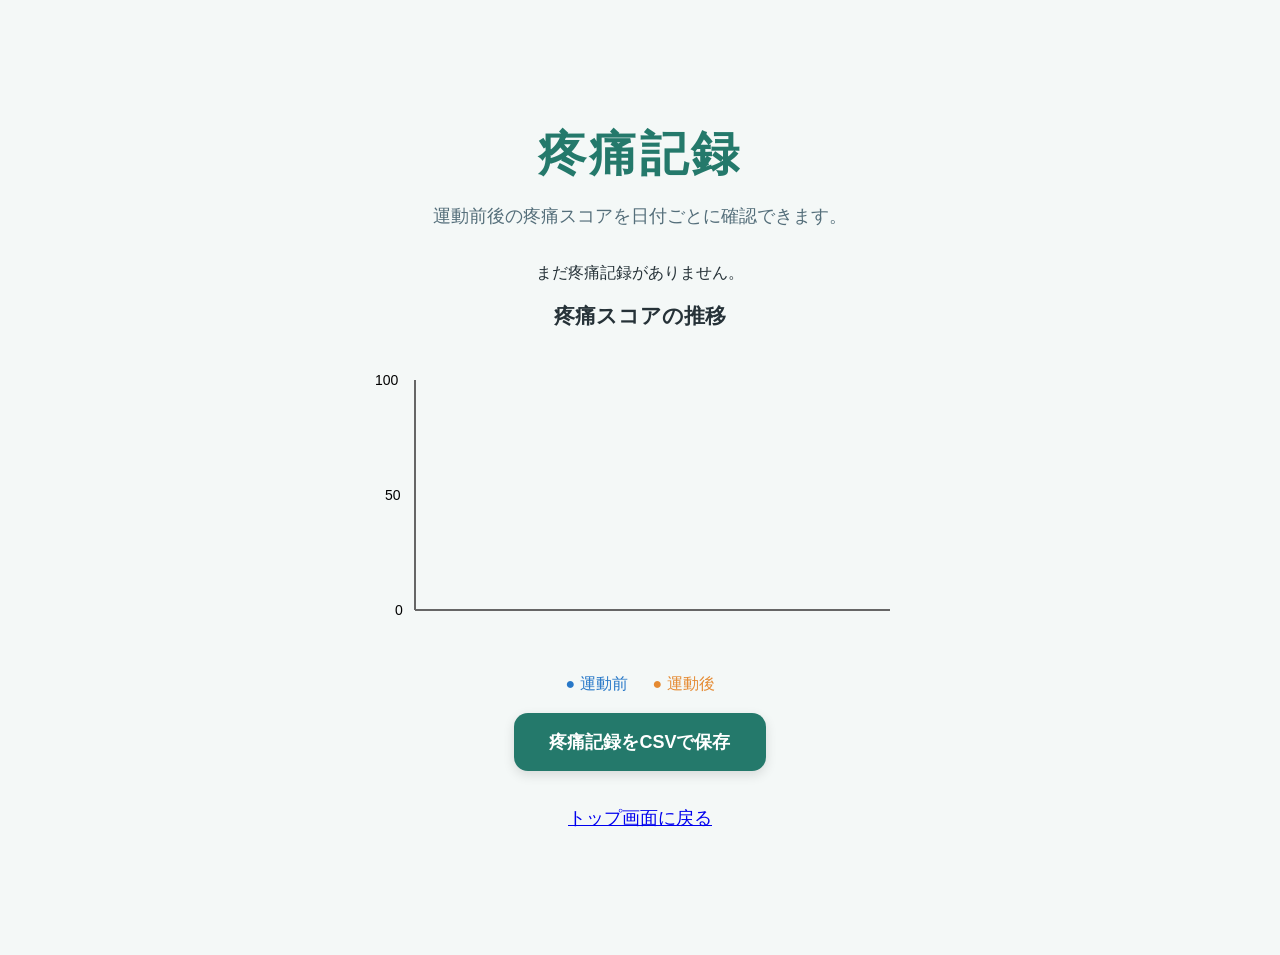
<file: pain_history.html>
<!DOCTYPE html>
<html lang="ja">
<head>
  <meta charset="UTF-8">
  <meta name="viewport" content="width=device-width, initial-scale=1.0">
  <title>HERA | 疼痛記録</title>
  <link rel="stylesheet" href="style.css">
</head>
<body>
  <main style="max-width: 600px; margin: 30px auto; padding: 20px; text-align: center;">
    <h1>疼痛記録</h1>
    <p>運動前後の疼痛スコアを日付ごとに確認できます。</p>

    <div id="painHistoryList">
  <p>疼痛記録を読み込みます。</p>
</div>

<h2>疼痛スコアの推移</h2>
<div id="painChart" style="width:100%; overflow-x:auto;">
  <svg id="painChartSvg"
     viewBox="0 0 560 300"
     style="width:100%; max-width:560px; height:auto;"
     role="img"
     aria-label="運動前後の疼痛スコアの推移グラフ">

  <line x1="55" y1="20" x2="55" y2="250"
        stroke="#666" stroke-width="2"/>

  <line x1="55" y1="250" x2="530" y2="250"
        stroke="#666" stroke-width="2"/>

  <text x="15" y="25" font-size="14">100</text>
  <text x="25" y="140" font-size="14">50</text>
  <text x="35" y="255" font-size="14">0</text>

</svg>

<div style="display:flex; justify-content:center; gap:25px; margin-top:10px;">
  <span style="color:#2878c8;">● 運動前</span>
  <span style="color:#e58a32;">● 運動後</span>
</div>

</div>

<p><button id="downloadCsvButton" type="button">疼痛記録をCSVで保存</button></p>

<p><a href="index.html">トップ画面に戻る</a></p>
  </main>

<script>
  const historyList = document.getElementById("painHistoryList");
const downloadCsvButton = document.getElementById("downloadCsvButton");

downloadCsvButton.addEventListener("click", () => {
  const records = JSON.parse(
    localStorage.getItem("hera_pain_history_v1") || "[]"
  );

const patientId = localStorage.getItem("hera_patient_id_v1");
const patientRecords = records.filter(record =>
  record.patientId === patientId
);

  if (!Array.isArray(records) || patientRecords.length === 0) {
    alert("保存する疼痛記録がありません。");
    return;
  }

  const rows = [
    ["患者ID", "日付", "運動前", "運動後", "変化量"],
   ...patientRecords.map(record => [
  record.patientId ?? "",
  record.date,
  record.prePain ?? "",
      record.postPain ?? "",
      record.prePain != null && record.postPain != null
        ? Number(record.postPain) - Number(record.prePain)
        : ""
    ])
  ];

  const csv = rows.map(row => row.join(",")).join("\r\n");

const blob = new Blob(["\uFEFF" + csv], {
  type: "text/csv;charset=utf-8;"
});

const url = URL.createObjectURL(blob);
const link = document.createElement("a");

link.href = url;
link.download = "HERA_疼痛記録.csv";
document.body.appendChild(link);
link.click();
document.body.removeChild(link);

setTimeout(() => URL.revokeObjectURL(url), 1000);

});

  try {
    const records = JSON.parse(
      localStorage.getItem("hera_pain_history_v1") || "[]"
    );
const patientId = localStorage.getItem("hera_patient_id_v1");
   const patientRecords = records.filter(record =>
  record.patientId === patientId
);
    if (!Array.isArray(records)) {
      throw new Error("記録形式が正しくありません");
    }

   
if (patientRecords.length === 0) {
      historyList.textContent = "まだ疼痛記録がありません。";
    } else {
      historyList.textContent = "";
 
patientRecords.sort((a, b) => b.date.localeCompare(a.date));

let graphRecords = [...patientRecords].sort((a, b) =>
  a.date.localeCompare(b.date)
);

const useTestData = false;

const testRecords = Array.from({ length: 14 }, (_, i) => ({
  date: `2026-10-${String(i + 1).padStart(2, "0")}`,
  prePain: 65 - i * 2,
  postPain: 45 - i
}));

if (useTestData) {
  graphRecords = testRecords;
}

const graphLeft = 80;
const graphRight = 510;
const graphWidth = graphRight - graphLeft;

function getGraphX(index, total) {
  if (total === 1) {
    return (graphLeft + graphRight) / 2;
  }
  return graphLeft + (index / (total - 1)) * graphWidth;
}

const prePainPoints = [];
const postPainPoints = [];

const svg = document.getElementById("painChartSvg");

if (svg && records.length > 0) {
graphRecords.forEach((record, index) => {
  
const latestRecord = record;

const dateLabel = document.createElementNS(
  "http://www.w3.org/2000/svg", "text"
);

dateLabel.setAttribute("x", String(getGraphX(index, graphRecords.length)));
dateLabel.setAttribute("y", "275");
dateLabel.setAttribute("text-anchor", "middle");
dateLabel.setAttribute("font-size", "12");
dateLabel.setAttribute("fill", "#555");
dateLabel.textContent = record.date.slice(5).replace("-", "/");

const labelInterval = Math.ceil(graphRecords.length / 7);

if (
  index % labelInterval === 0 ||
  (index === graphRecords.length - 1 &&
   index % labelInterval !== 1)
) {
  svg.appendChild(dateLabel);
}

  const score = Number(latestRecord.prePain);

  if (latestRecord.prePain != null &&
      Number.isFinite(score) &&
      score >= 0 && score <= 100) {
    const y = 250 - (score / 100) * 230;

    const point = document.createElementNS(
      "http://www.w3.org/2000/svg", "circle"
    );

    
point.setAttribute("cx", String(getGraphX(index, graphRecords.length)));

    point.setAttribute("cy", String(y));
    point.setAttribute("r", "6");
    point.setAttribute("fill", "#2878c8");

    svg.appendChild(point);

prePainPoints.push({
  x: getGraphX(index, graphRecords.length),
  y: y
});

const postScore = Number(latestRecord.postPain);

if (latestRecord.postPain != null &&
    Number.isFinite(postScore) &&
    postScore >= 0 && postScore <= 100) {

  const postY = 250 - (postScore / 100) * 230;

  const postPoint = document.createElementNS(
    "http://www.w3.org/2000/svg", "circle"
  );

postPoint.setAttribute("cx", String(getGraphX(index, graphRecords.length)));
postPoint.setAttribute("cy", String(postY));
postPoint.setAttribute("r", "6");
postPoint.setAttribute("fill", "#e58a32");
  
  svg.appendChild(postPoint);
postPainPoints.push({
  x: getGraphX(index, graphRecords.length),
  y: postY
});

}
  }
 
  });
}

if (prePainPoints.length >= 2) {

  const preLine = document.createElementNS(
    "http://www.w3.org/2000/svg", "polyline"
  );

  preLine.setAttribute(
    "points",
    prePainPoints.map(p => `${p.x},${p.y}`).join(" ")
  );
  preLine.setAttribute("fill", "none");
  preLine.setAttribute("stroke", "#2878c8");
  preLine.setAttribute("stroke-width", "2");

  svg.appendChild(preLine);
}

if (postPainPoints.length >= 2) {
  const postLine = document.createElementNS(
    "http://www.w3.org/2000/svg", "polyline"
  );

  postLine.setAttribute(
    "points",
    postPainPoints.map(p => `${p.x},${p.y}`).join(" ")
  );
  postLine.setAttribute("fill", "none");
  postLine.setAttribute("stroke", "#e58a32");
  postLine.setAttribute("stroke-width", "2");

  svg.appendChild(postLine);
}
patientRecords.forEach(record => {

        const card = document.createElement("div");
        card.style.cssText =
  "background:#f3f7f2; padding:20px; margin:15px 0; border-radius:12px; white-space:pre-line; line-height:2;";

        const pre = record.prePain ?? "--";
        const post = record.postPain ?? "--";

        let change = "--";
let changeLabel = "";

if (record.prePain != null && record.postPain != null) {
  const difference = record.postPain - record.prePain;
  change = difference > 0 ? `+${difference}` : difference;

  if (difference < 0) {
  changeLabel = "（改善）";
} else if (difference > 0) {
  changeLabel = "（悪化）";
} else {
  changeLabel = "（変化なし）";
}
}

        card.textContent =
  `${record.date}\n運動前：${pre} / 100\n運動後：${post} / 100\n`;

const changeText = document.createElement("div");
changeText.textContent = `変化：${change} ポイント ${changeLabel}`;

if (changeLabel === "（改善）") {
  changeText.style.color = "#207a45";
} else if (changeLabel === "（悪化）") {
  changeText.style.color = "#c0392b";
}

card.appendChild(changeText);
        historyList.appendChild(card);
      });
    }
  } catch (error) {
    historyList.textContent = "疼痛記録を読み込めませんでした。";
    console.error(error);
  }
</script>

</body>
</html>
</file>
<file: style.css>
* {
  box-sizing: border-box;
}

body {
  margin: 0;
  background: #f4f8f7;
  font-family: -apple-system, BlinkMacSystemFont, "Helvetica Neue", Arial, sans-serif;
  color: #263238;
  text-align: center;
  padding: 40px 20px;
}

h1 {
  color: #24796b;
  font-size: 48px;
  margin-bottom: 10px;
  letter-spacing: 3px;
}

h2 {
  font-size: 21px;
  font-weight: 600;
  margin-bottom: 30px;
}

p {
  font-size: 18px;
  color: #546e7a;
  margin-bottom: 35px;
}

button {
  background: #24796b;
  color: white;
  border: none;
  border-radius: 14px;
  padding: 17px 35px;
  font-size: 18px;
  font-weight: bold;
  cursor: pointer;
  box-shadow: 0 4px 12px rgba(0, 0, 0, 0.12);
}

button:hover {
  opacity: 0.9;
}
/* 無効なボタンは灰色で表示 */
button:disabled {
  background-color: #b0b0b0;
  color: #ffffff;
  cursor: not-allowed;
  opacity: 0.6;
  box-shadow: none;
}
</file>
